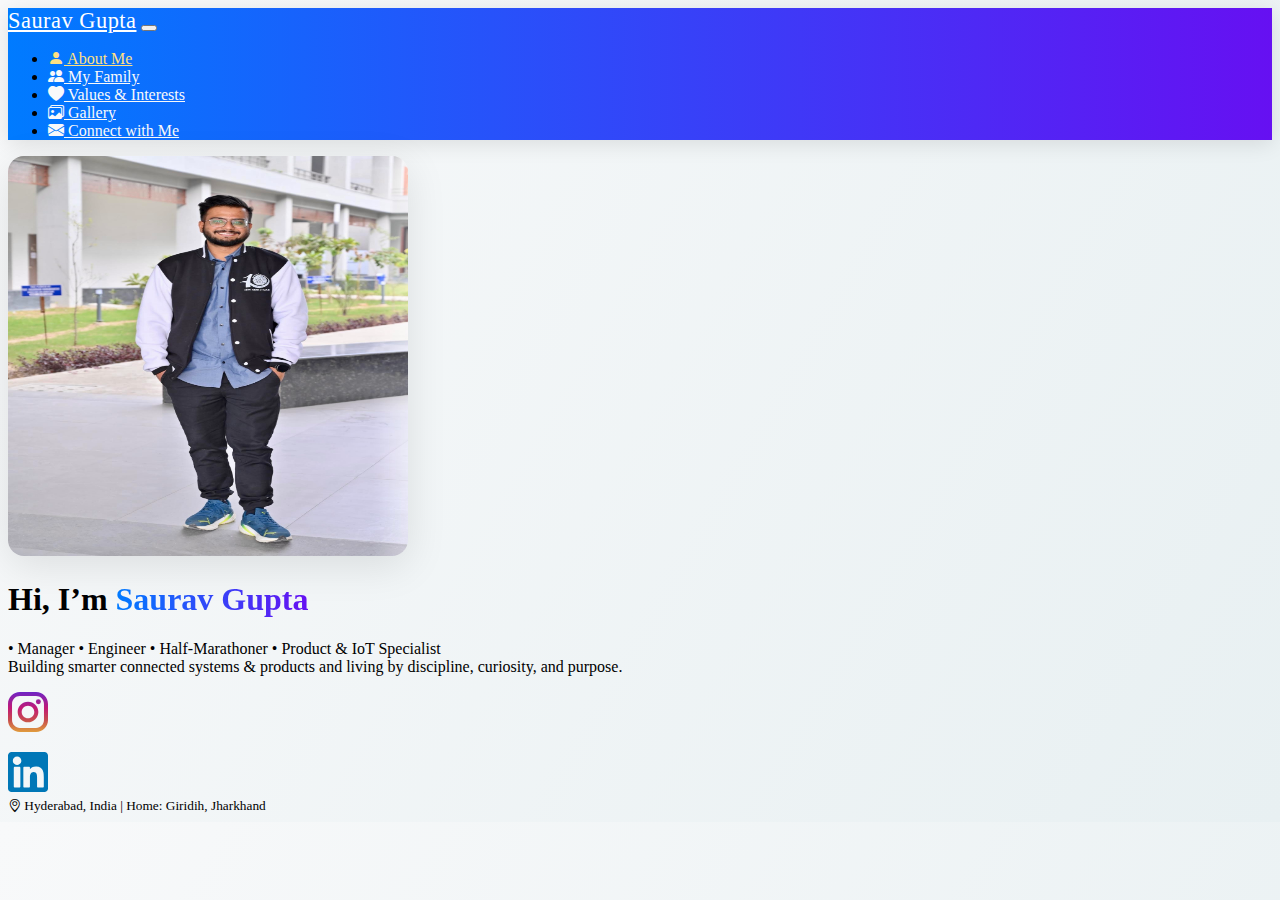
<file: index.html>
<!DOCTYPE html>
<html lang="en">
<head>
    <meta charset="UTF-8">
    <meta name="viewport" content="width=device-width, initial-scale=1.0">
    <title>Document</title>
    <link rel="stylesheet" href="./style.css">
    <link rel="stylesheet" href="https://cdn.jsdelivr.net/npm/bootstrap-icons@1.11.3/font/bootstrap-icons.css">
    <link href="https://cdn.jsdelivr.net/npm/bootstrap@5.3.8/dist/css/bootstrap.min.css" rel="stylesheet" integrity="sha384-sRIl4kxILFvY47J16cr9ZwB07vP4J8+LH7qKQnuqkuIAvNWLzeN8tE5YBujZqJLB" crossorigin="anonymous">
</head>
<body>
    <nav class="navbar navbar-expand-lg navbar-dark custom-navbar fixed-top">
  <div class="container">
    <a class="navbar-brand fw-bold" href="aboutme.html">Saurav Gupta</a>
    <button class="navbar-toggler" type="button" data-bs-toggle="collapse" data-bs-target="#navbarNav"
      aria-controls="navbarNav" aria-expanded="false" aria-label="Toggle navigation">
      <span class="navbar-toggler-icon"></span>
    </button>
    <div class="collapse navbar-collapse justify-content-end" id="navbarNav">
      <ul class="navbar-nav">
  <li class="nav-item">
    <a class="nav-link active" href="aboutme.html">
      <i class="bi bi-person-fill me-1"></i> About Me
    </a>
  </li>
  <li class="nav-item">
    <a class="nav-link" href="family.html">
      <i class="bi bi-people-fill me-1"></i> My Family
    </a>
  </li>
  <li class="nav-item">
    <a class="nav-link" href="Interest.html">
      <i class="bi bi-heart-fill me-1"></i> Values & Interests 
    </a>
  </li>
  <li class="nav-item">
    <a class="nav-link" href="Gallery.html">
      <i class="bi bi-images me-1"></i> Gallery
    </a>
  </li>
  <li class="nav-item">
    <a class="nav-link" href="connect.html">
      <i class="bi bi-envelope-fill me-1"></i> Connect with Me
    </a>
  </li>
</ul>
    </div>
  </div>
</nav>
<div class="container col-xxl-8 px-4 py-0 mt-5">
  <div class="row flex-lg-row-reverse align-items-center g-5 py-5">
    <div class="col-10 col-sm-8 col-lg-6">
      <img src="assets/images/IMG_0051.JPG" class="d-block mx-lg-auto img-fluid rounded shadow" alt="Saurav Gupta" width="400" height="400" loading="lazy">
    </div>
    <div class="col-lg-6">
      <h1 class="display-5 fw-bold text-body-emphasis lh-1 mb-3">
        Hi, I’m <span class="text-primary">Saurav Gupta</span>
      </h1>
      <p class="lead">
        • Manager • Engineer • Half-Marathoner • Product & IoT Specialist <br>
        Building smarter connected systems & products and living by discipline, curiosity, and purpose.
      </p>
      <div class="d-grid gap-2 d-md-flex justify-content-md-start">
        <a href="https://www.instagram.com/ys_saurav007?igsh=MTIzcTFnd253ZDc1Yw%3D%3D&utm_source=qr"><img src="assets/images/instagram-svgrepo-com.svg" alt="LinkedIn" width="40" height="40"></a>
        <p> </p>
        <a href="https://www.linkedin.com/in/saurav-gupta-b43b68146/"><img src="assets/images/linkedin-svgrepo-com.svg" alt="LinkedIn" width="40" height="40"></a>
      </div>
      <div class="mt-4">
        <small class="text-muted">
          <i class="bi bi-geo-alt"></i> Hyderabad, India | Home: Giridih, Jharkhand
        </small>
      </div>
    </div>
  </div>
</div>
<script src="https://cdn.jsdelivr.net/npm/bootstrap@5.3.8/dist/js/bootstrap.bundle.min.js" integrity="sha384-FKyoEForCGlyvwx9Hj09JcYn3nv7wiPVlz7YYwJrWVcXK/BmnVDxM+D2scQbITxI" crossorigin="anonymous"></script>
</body>
</html>
</file>
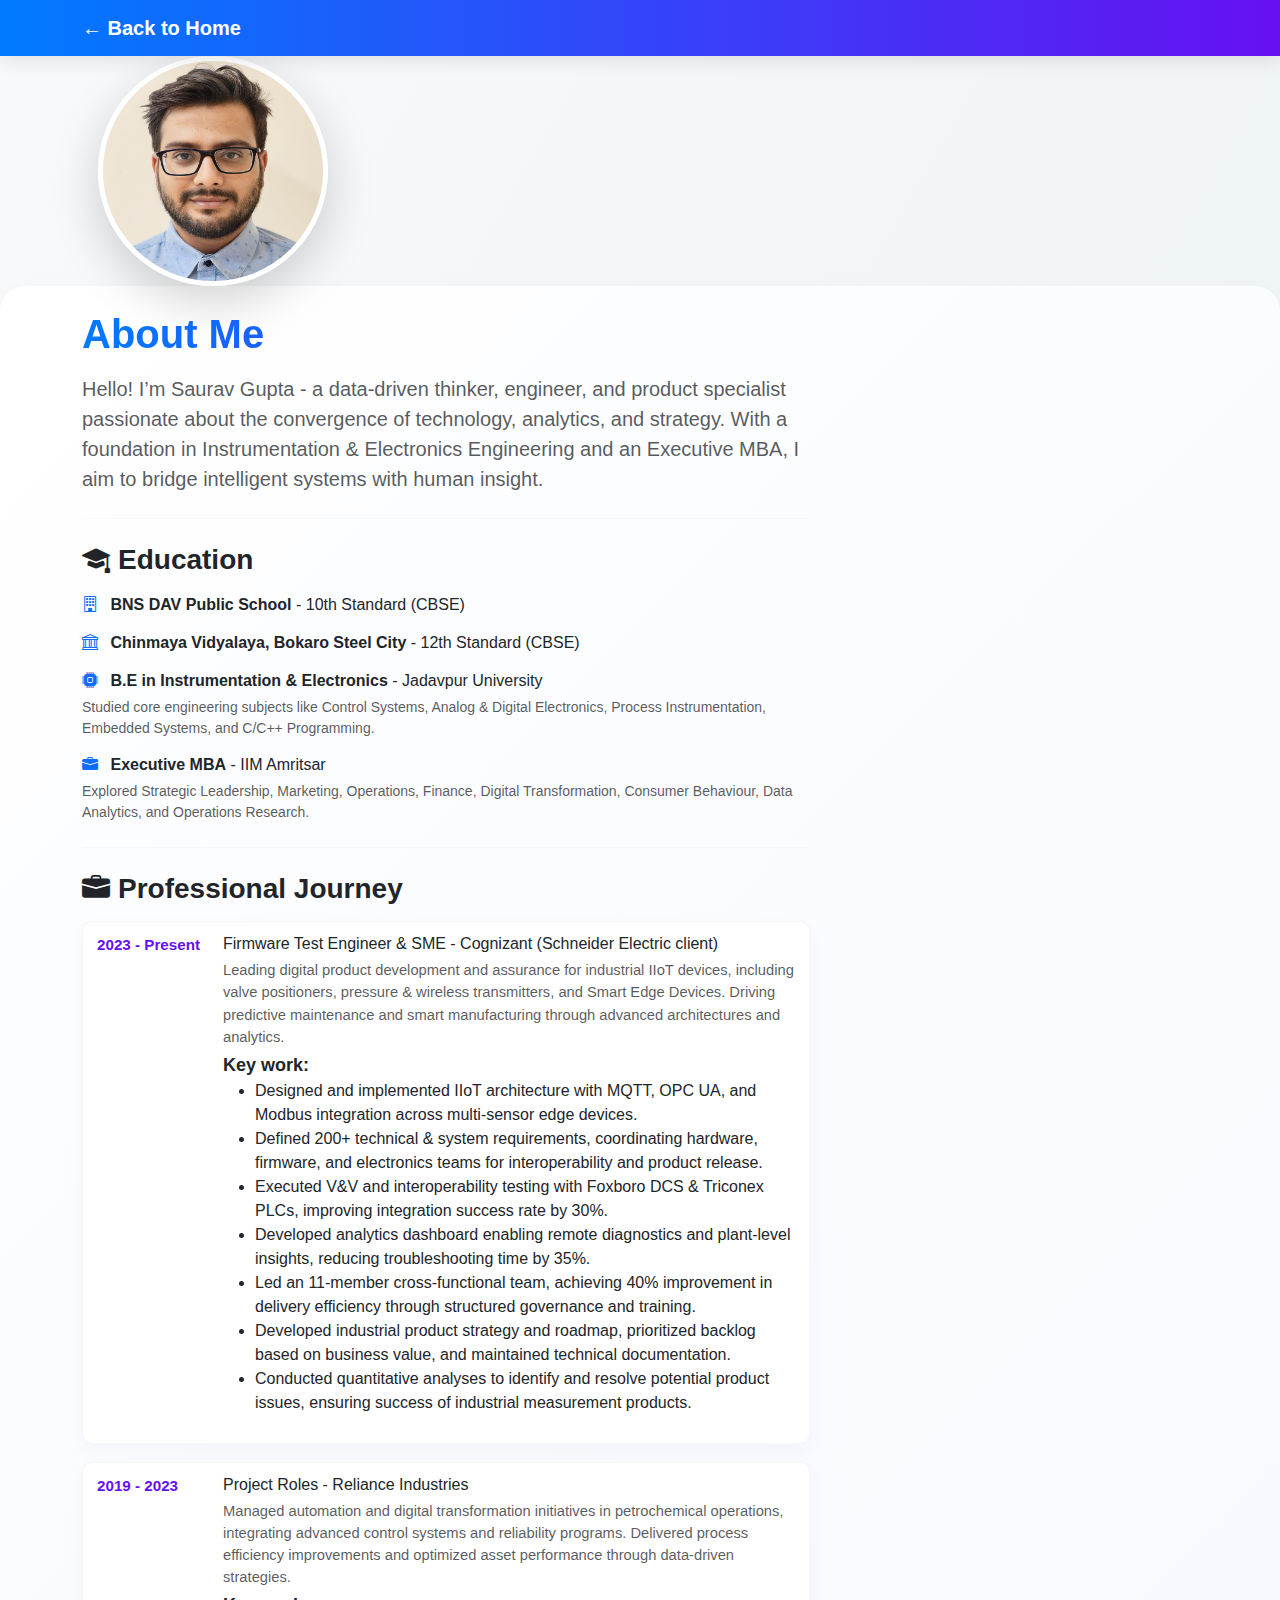
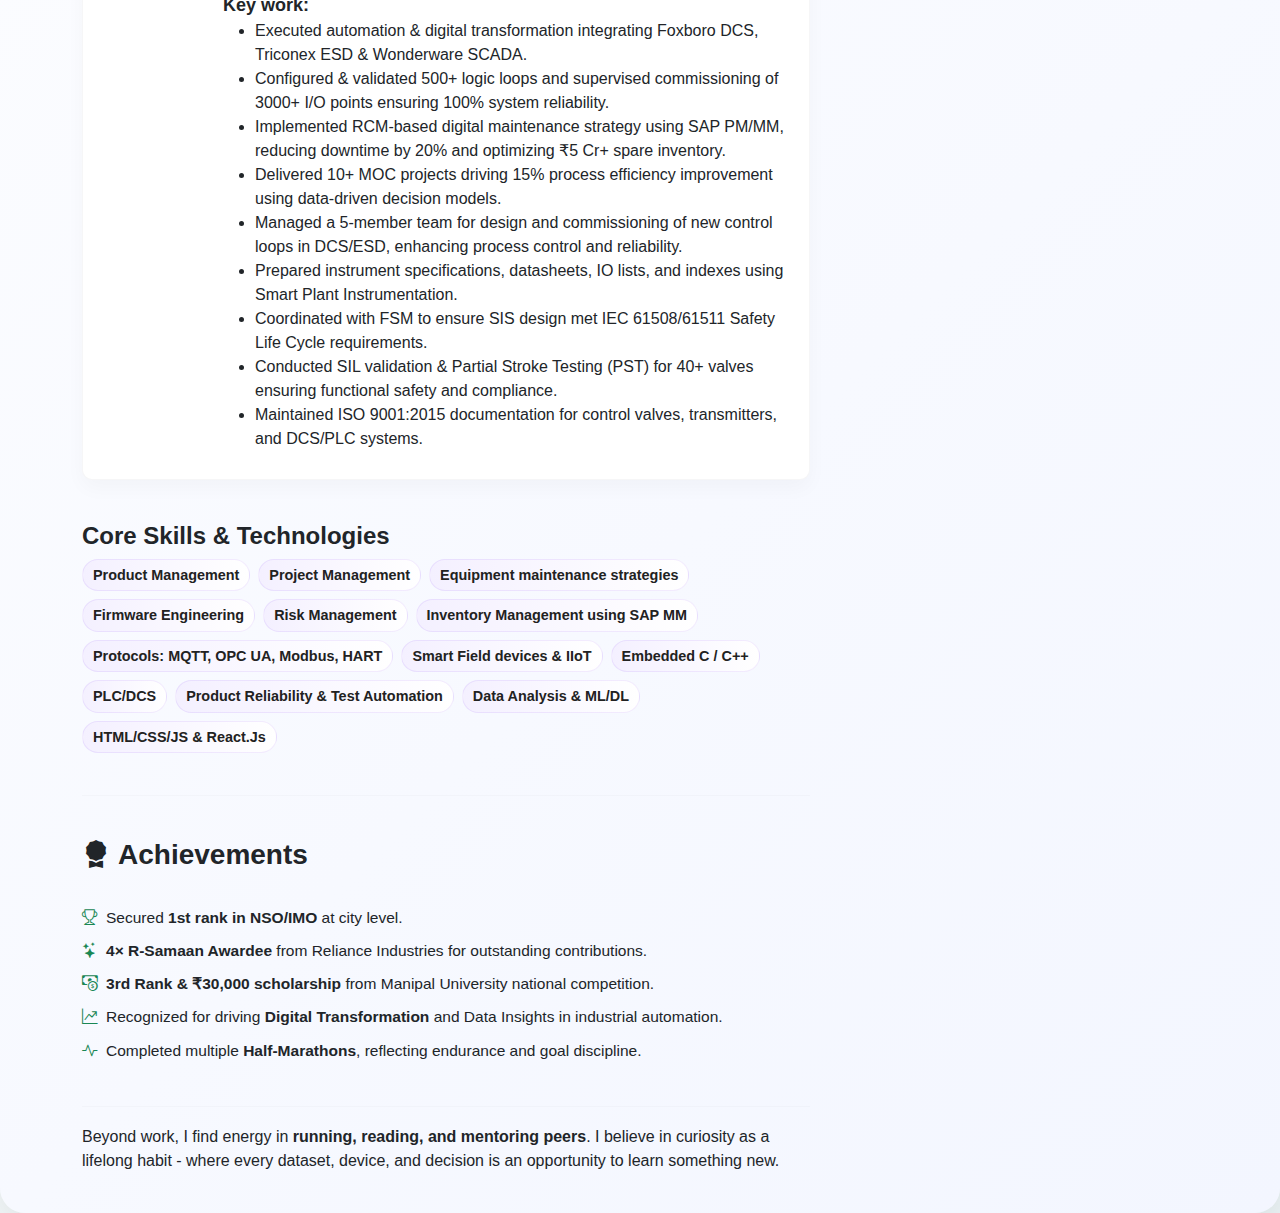
<file: aboutme.html>
<!DOCTYPE html>
<html lang="en">
<head>
  <meta charset="UTF-8" />
  <meta name="viewport" content="width=device-width, initial-scale=1.0" />
  <title>About Me - Saurav Gupta</title>
  <link href="https://cdn.jsdelivr.net/npm/bootstrap@5.3.3/dist/css/bootstrap.min.css" rel="stylesheet" />
  <link rel="stylesheet" href="https://cdn.jsdelivr.net/npm/bootstrap-icons@1.11.3/font/bootstrap-icons.css" />
  <link rel="stylesheet" href="global.css" />
  <link rel="stylesheet" href="aboutme.css" />
</head>
<body>
  <!-- Navbar placeholder -->
   <nav class="navbar navbar-dark custom-navbar">
    <div class="container">
      <a class="navbar-brand fw-bold" href="index.html">← Back to Home</a>
    </div>
  </nav>

   <!-- Profile Image -->
        <div class="col-md-4 text-center">
          <img src="assets/images/1680457185100.jpg" alt="Saurav Gupta" class="img-fluid rounded-circle shadow-lg about-photo" />
        </div>

  <!-- About Section -->
  <section class="about-section py-4" style="min-height:100vh; display:flex; align-items:center;">
    <div class="container">
      <div class="row align-items-center g-5">

        <!-- About Content -->
        <div class="col-md-8">
          <h1 class="fw-bold mb-3 text-gradient">About Me</h1>
          <p class="lead text-muted">
            Hello! I’m <strong>Saurav Gupta</strong> - a data-driven thinker, engineer, and product specialist passionate about the convergence of 
            technology, analytics, and strategy. With a foundation in <strong>Instrumentation & Electronics Engineering</strong> and an <strong>Executive MBA</strong>,
            I aim to bridge intelligent systems with human insight.
          </p>

          <hr class="my-4" />

          <!-- Education -->
          <h3 class="fw-semibold mb-3"><i class="bi bi-mortarboard-fill me-2"></i>Education</h3>

          <div class="education-list">
            <div class="edu-item">
              <i class="bi bi-building me-2 text-primary"></i>
              <strong>BNS DAV Public School</strong> - 10th Standard (CBSE)
            </div>
            <div class="edu-item">
              <i class="bi bi-bank me-2 text-primary"></i>
              <strong>Chinmaya Vidyalaya, Bokaro Steel City</strong> - 12th Standard (CBSE)
            </div>
            <div class="edu-item">
              <i class="bi bi-cpu-fill me-2 text-primary"></i>
              <strong>B.E in Instrumentation & Electronics</strong> - Jadavpur University
              <p class="small text-muted mb-1 mt-1">
                Studied core engineering subjects like Control Systems, Analog & Digital Electronics, Process Instrumentation, Embedded Systems, and C/C++ Programming.
              </p>
            </div>
            <div class="edu-item">
              <i class="bi bi-briefcase-fill me-2 text-primary"></i>
              <strong>Executive MBA</strong> - IIM Amritsar
              <p class="small text-muted mb-1 mt-1">
                Explored Strategic Leadership, Marketing, Operations, Finance, Digital Transformation, Consumer Behaviour, Data Analytics, and Operations Research.
              </p>
            </div>
          </div>

          <!-- Professional Journey -->
<hr class="my-4" />

<h3 class="fw-semibold mb-3"><i class="bi bi-briefcase-fill me-2"></i>Professional Journey</h3>

<div class="timeline">

  <!-- Most recent -->
  <div class="timeline-item">
    <div class="timeline-year">2023 - Present</div>
    <div class="timeline-body">
      <h4>Firmware Test Engineer & SME - Cognizant (Schneider Electric client)</h4>
      <p class="small text-muted mb-1">
        Leading digital product development and assurance for industrial IIoT devices, including valve positioners, pressure & wireless transmitters, and Smart Edge Devices. Driving predictive maintenance and smart manufacturing through advanced architectures and analytics.
      </p>
      <p class="small mb-0"><strong style="font-size: large;">Key work:
      </strong>
      <ul>
          <li>
            Designed and implemented IIoT architecture with MQTT, OPC UA, and Modbus integration across multi-sensor edge devices.
          </li>
          <li>Defined 200+ technical & system requirements, coordinating hardware, firmware, and electronics teams for interoperability and product release.</li>
         <li>
          Executed V&V and interoperability testing with Foxboro DCS & Triconex PLCs, improving integration success rate by 30%.
         </li>
         <li>
          Developed analytics dashboard enabling remote diagnostics and plant-level insights, reducing troubleshooting time by 35%.
         </li>
         <li>
          Led an 11-member cross-functional team, achieving 40% improvement in delivery efficiency through structured governance and training.
         </li>
         <li>
          Developed industrial product strategy and roadmap, prioritized backlog based on business value, and maintained technical documentation.
         </li>
         <li>
          Conducted quantitative analyses to identify and resolve potential product issues, ensuring success of industrial measurement products.
         </li>
        </ul>
    </p>
    </div>
  </div>

  <!-- previous -->
  <div class="timeline-item">
    <div class="timeline-year">2019 - 2023</div>
    <div class="timeline-body">
      <h4>Project Roles - Reliance Industries</h4>
      <p class="small text-muted mb-1">
        Managed automation and digital transformation initiatives in petrochemical operations, integrating advanced control systems and reliability programs. Delivered process efficiency improvements and optimized asset performance through data-driven strategies.
      </p>
      <p class="small mb-0"><strong style="font-size: large;">Key work:</strong> 
        <ul>
          <li>
            Executed automation & digital transformation integrating Foxboro DCS, Triconex ESD & Wonderware SCADA.
          </li>
          <li>
            Configured & validated 500+ logic loops and supervised commissioning of 3000+ I/O points ensuring 100% system reliability.
          </li>
          <li>
            Implemented RCM-based digital maintenance strategy using SAP PM/MM, reducing downtime by 20% and optimizing ₹5 Cr+ spare inventory.
          </li>
          <li>
            Delivered 10+ MOC projects driving 15% process efficiency improvement using data-driven decision models.
          </li>
          <li>
            Managed a 5-member team for design and commissioning of new control loops in DCS/ESD, enhancing process control and reliability.
          </li>
          <li>
            Prepared instrument specifications, datasheets, IO lists, and indexes using Smart Plant Instrumentation.
          </li>
          <li>
            Coordinated with FSM to ensure SIS design met IEC 61508/61511 Safety Life Cycle requirements.
          </li>
          <li>
            Conducted SIL validation & Partial Stroke Testing (PST) for 40+ valves ensuring functional safety and compliance.
          </li>
          <li>
            Maintained ISO 9001:2015 documentation for control valves, transmitters, and DCS/PLC systems.
          </li>
        </ul>
        </p>
    </div>
  </div>

<!-- Skills / Tech -->
  <div class="mt-4">
    <h4 class="fw-semibold">Core Skills & Technologies</h4>
    <div class="skill-badges mt-2">
      <span class="badge">Product Management</span>
      <span class="badge">Project Management</span>
      <span class="badge">Equipment maintenance strategies</span>
      <span class="badge">Firmware Engineering</span>
      <span class="badge">Risk Management</span>
      <span class="badge">Inventory Management using SAP MM</span>
      <span class="badge">Protocols: MQTT, OPC UA, Modbus, HART</span>
      <span class="badge">Smart Field devices & IIoT</span>
      <span class="badge">Embedded C / C++</span>
      <span class="badge">PLC/DCS</span>
      <span class="badge">Product Reliability & Test Automation</span>
      <span class="badge">Data Analysis & ML/DL</span>
      <span class="badge">HTML/CSS/JS & React.Js</span>
    </div>
  </div>

          <hr class="my-4" />

          <!-- Achievements -->
          <h3 class="fw-semibold mb-3"><i class="bi bi-award-fill me-2"></i>Achievements</h3>

          <ul class="achievements-list">
            <li><i class="bi bi-trophy me-2 text-success"></i>Secured <strong>1st rank in NSO/IMO</strong> at city level.</li>
            <li><i class="bi bi-stars me-2 text-success"></i><strong>4× R-Samaan Awardee</strong> from Reliance Industries for outstanding contributions.</li>
            <li><i class="bi bi-cash-coin me-2 text-success"></i><strong>3rd Rank & ₹30,000 scholarship</strong> from Manipal University national competition.</li>
            <li><i class="bi bi-graph-up-arrow me-2 text-success"></i>Recognized for driving <strong>Digital Transformation</strong> and Data Insights in industrial automation.</li>
            <li><i class="bi bi-activity me-2 text-success"></i>Completed multiple <strong>Half-Marathons</strong>, reflecting endurance and goal discipline.</li>
          </ul>

          <hr class="my-0" />

          <!-- Closing summary -->
          <p>
            Beyond work, I find energy in <strong>running, reading, and mentoring peers</strong>.  
            I believe in curiosity as a lifelong habit - where every dataset, device, and decision is an opportunity to learn something new.
          </p>
        </div>
      </div>
    </div>
  </section>

  <!-- JS to load navbar -->
  <script>
    fetch("navbar.html")
      .then(response => response.text())
      .then(data => {
        document.getElementById("navbar-placeholder").innerHTML = data;
      })
      .catch(error => console.error("Navbar load error:", error));
  </script>

  <script src="https://cdn.jsdelivr.net/npm/bootstrap@5.3.3/dist/js/bootstrap.bundle.min.js"></script>
</body>
</html>
</file>
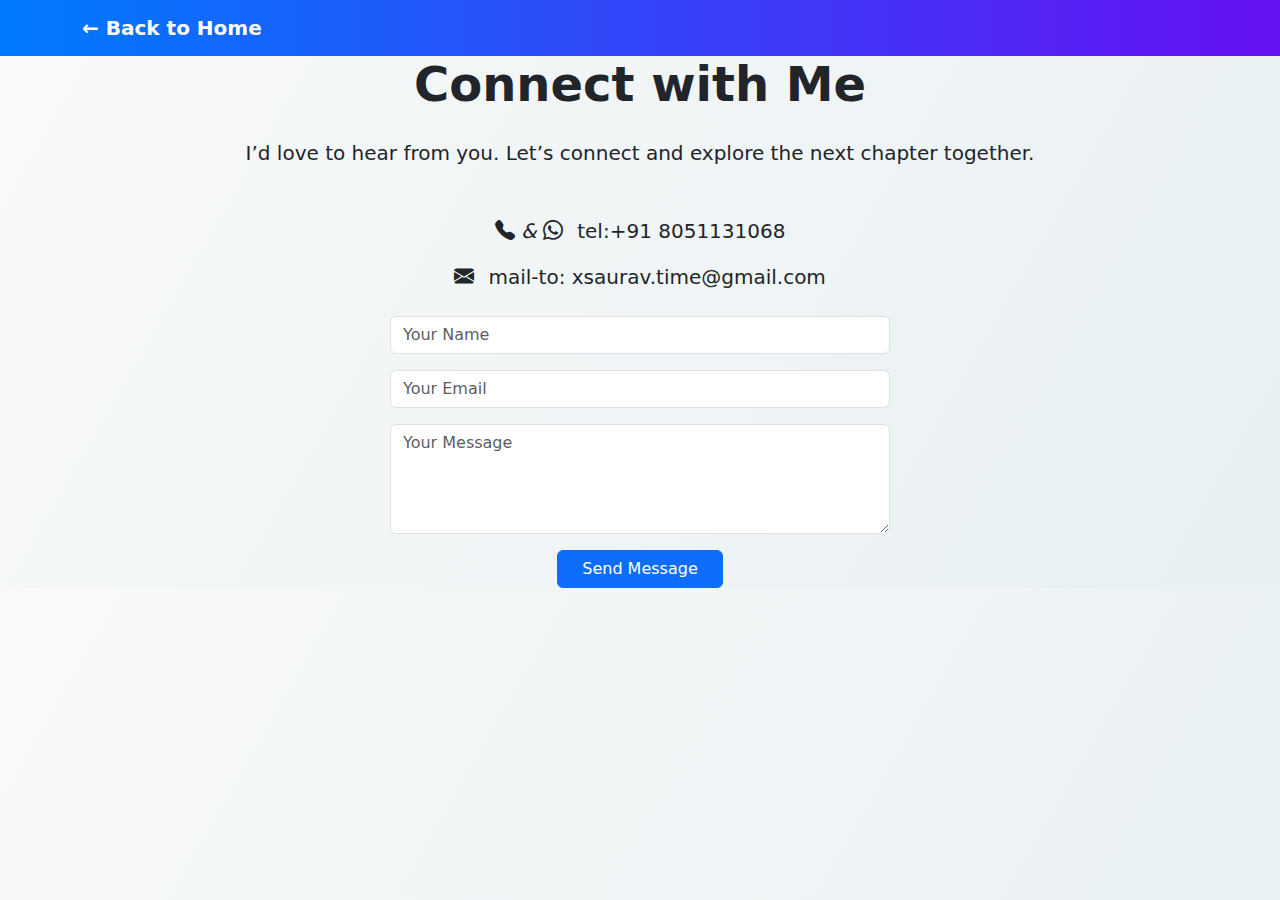
<file: connect.html>
<!DOCTYPE html>
<html lang="en">
<head>
  <meta charset="UTF-8">
  <meta name="viewport" content="width=device-width, initial-scale=1.0">
  <title>Connect with Me - Saurav Gupta</title>
  <link href="https://cdn.jsdelivr.net/npm/bootstrap@5.3.3/dist/css/bootstrap.min.css" rel="stylesheet">
  <link rel="stylesheet" href="https://cdn.jsdelivr.net/npm/bootstrap-icons@1.11.3/font/bootstrap-icons.css">
  <link rel="stylesheet" href="connect.css">
</head>
<body>
  <nav class="navbar navbar-dark custom-navbar">
    <div class="container">
      <a class="navbar-brand fw-bold" href="index.html">← Back to Home</a>
    </div>
  </nav>

  <section class="contact-section text-center">
    <div class="container">
      <h1 class="display-5 fw-bold mb-4">Connect with Me</h1>
      <p class="lead mb-5">I’d love to hear from you. Let’s connect and explore the next chapter together.</p>

      
<div class="mb-4">
        <p class="fs-5">
          <i class="bi bi-telephone-fill me-2"> & <i class="bi bi-whatsapp"></i></i>
          tel:+91 8051131068</a>
        </p>
        <p class="fs-5">
          <i class="bi bi-envelope-fill me-2"></i>
          mail-to: xsaurav.time@gmail.com</a>
        </p>
      </div>


      <form class="contact-form mx-auto" style="max-width:500px;">
        <div class="mb-3">
          <input type="text" class="form-control" placeholder="Your Name" required>
        </div>
        <div class="mb-3">
          <input type="email" class="form-control" placeholder="Your Email" required>
        </div>
        <div class="mb-3">
          <textarea class="form-control" rows="4" placeholder="Your Message" required></textarea>
        </div>
        <button type="submit" class="btn btn-primary px-4">Send Message</button>
      </form>
    </div>
  </section>
</body>
</html>
</file>
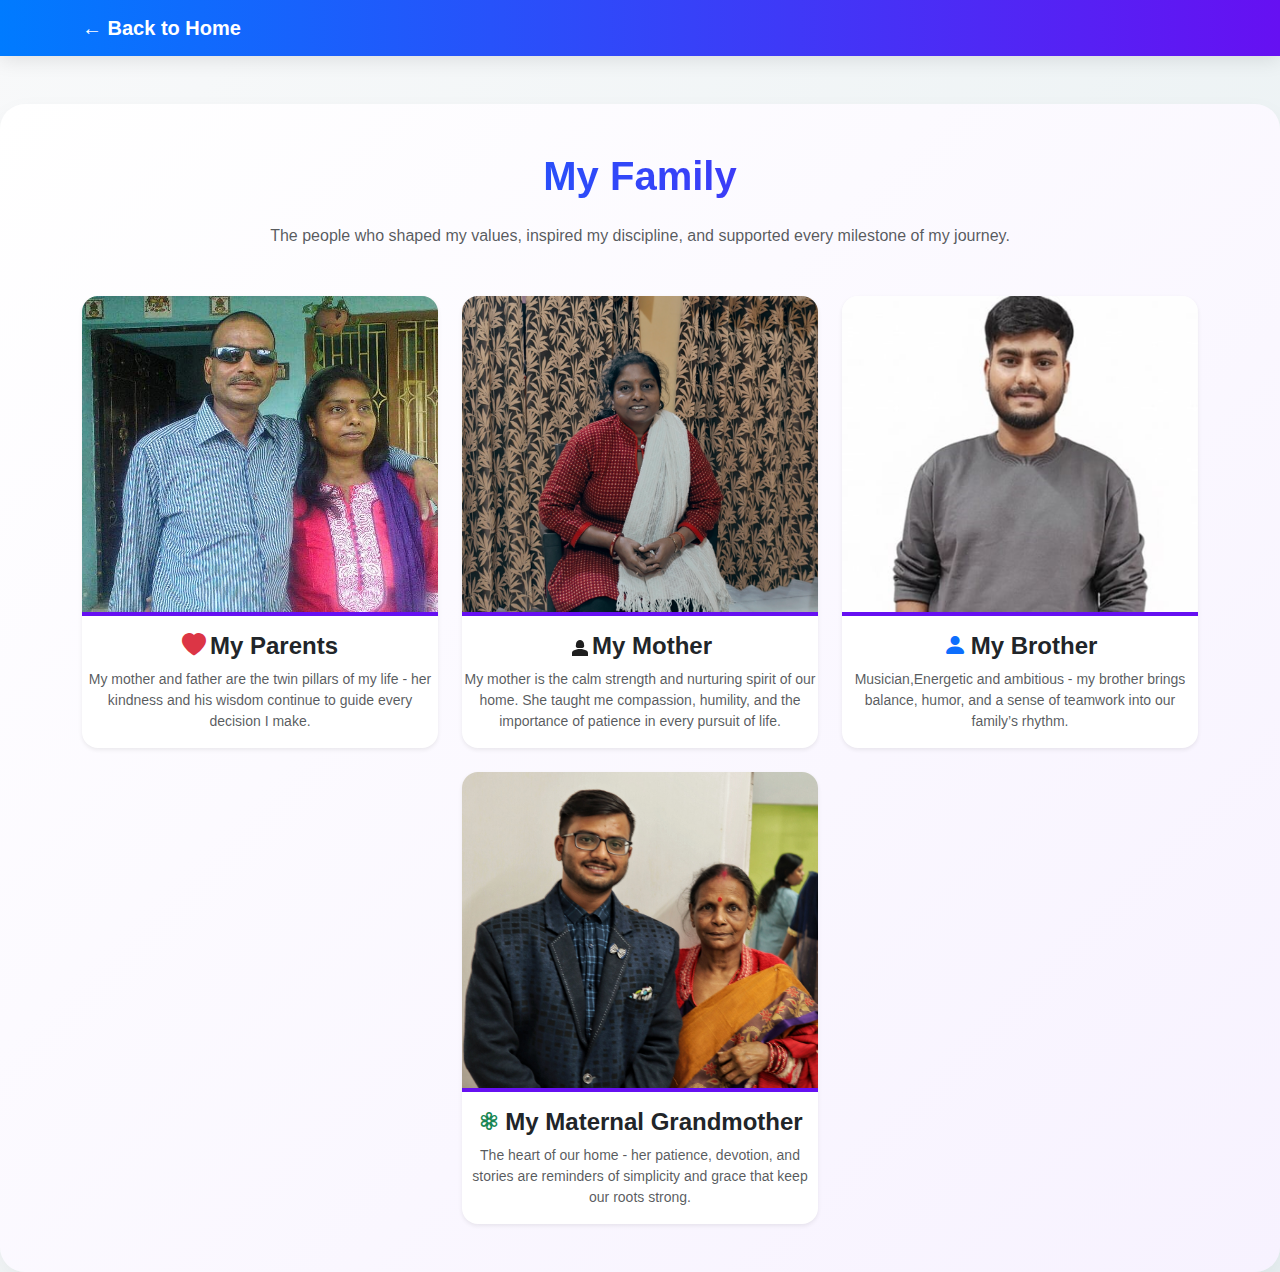
<file: family.html>
<!DOCTYPE html>
<html lang="en">
<head>
  <meta charset="UTF-8" />
  <meta name="viewport" content="width=device-width, initial-scale=1.0" />
  <title>My Family - Saurav Gupta</title>

  <!-- Bootstrap & Icons -->
  <link href="https://cdn.jsdelivr.net/npm/bootstrap@5.3.3/dist/css/bootstrap.min.css" rel="stylesheet" />
  <link rel="stylesheet" href="https://cdn.jsdelivr.net/npm/bootstrap-icons@1.11.3/font/bootstrap-icons.css" />

  <!-- Custom styles -->
  <link rel="stylesheet" href="global.css" />
  <link rel="stylesheet" href="family.css" />
</head>
<body>

  <nav class="navbar navbar-dark custom-navbar">
    <div class="container">
      <a class="navbar-brand fw-bold" href="index.html">← Back to Home</a>
    </div>
  </nav>

  <!-- Family Section -->
  <section class="family-section py-5 mt-5">
    <div class="container text-center">
      <h1 class="fw-bold mb-4 text-gradient">My Family</h1>
      <p class="text-muted mb-5">The people who shaped my values, inspired my discipline, and supported every milestone of my journey.</p>

      <div class="row justify-content-center g-4">

        <!-- Parents -->
        <div class="col-12 col-md-6 col-lg-4">
          <div class="family-card shadow-sm">
            
            <img src="assets/images/FB_IMG_1686505365023-01.jpeg" alt="Parents" class="family-photo">
            <div class="card-body">
              <h4 class="fw-semibold mt-3"><i class="bi bi-heart-fill text-danger me-1"></i>My Parents</h4>
              <p class="text-muted small">
                My mother and father are the twin pillars of my life - her kindness and his wisdom continue to guide every decision I make.
              </p>
            </div>
          </div>
        </div>

         <!-- Mother -->
        <div class="col-12 col-md-6 col-lg-4">
          <div class="family-card shadow-sm">
            <img src="assets/images/mother.png" alt="Brother" class="family-photo">
            <div class="card-body">
              <h4 class="fw-semibold mt-3"><i><svg xmlns="http://www.w3.org/2000/svg" enable-background="new 0 0 24 24" height="24px" viewBox="0 0 24 24" width="24px" fill="#1f1f1f"><g><rect fill="none" height="24" width="24"/></g><g><g><path d="M18.39,14.56C16.71,13.7,14.53,13,12,13c-2.53,0-4.71,0.7-6.39,1.56C4.61,15.07,4,16.1,4,17.22V20h16v-2.78 C20,16.1,19.39,15.07,18.39,14.56z"/><path d="M9.78,12h4.44c1.21,0,2.14-1.06,1.98-2.26l-0.32-2.45C15.57,5.39,13.92,4,12,4S8.43,5.39,8.12,7.29L7.8,9.74 C7.64,10.94,8.57,12,9.78,12z"/></g></g></svg></i>My Mother</h4>
              <p class="text-muted small">
                My mother is the calm strength and nurturing spirit of our home.  
          She taught me compassion, humility, and the importance of patience in every pursuit of life.
              </p>
            </div>
          </div>
        </div>

        

        <!-- Brother -->
        <div class="col-12 col-md-6 col-lg-4">
          <div class="family-card shadow-sm">
            
            <img src="assets/images/b1.png" alt="Brother" class="family-photo">
            <div class="card-body">
              <h4 class="fw-semibold mt-3"><i class="bi bi-person-fill text-primary me-1"></i>My Brother</h4>
              <p class="text-muted small">
                Musician,Energetic and ambitious - my brother brings balance, humor, and a sense of teamwork into our family’s rhythm.
              </p>
            </div>
          </div>
        </div>

        <!-- Maternal Grandmother -->
        <div class="col-12 col-md-6 col-lg-4">
          <div class="family-card shadow-sm">
            
            <img src="assets/images/20211127202753_IMG_2400-01.jpeg" alt="Maternal Grandmother" class="family-photo">
            <div class="card-body">
              <h4 class="fw-semibold mt-3"><i class="bi bi-flower3 text-success me-1"></i>My Maternal Grandmother</h4>
              <p class="text-muted small">
                The heart of our home - her patience, devotion, and stories are reminders of simplicity and grace that keep our roots strong.
              </p>
            </div>
          </div>
        </div>

      </div>
    </div>
  </section>

  <!-- JS to load navbar -->
  <script>
    fetch("navbar.html")
      .then(response => response.text())
      .then(data => {
        document.getElementById("navbar-placeholder").innerHTML = data;
      })
      .catch(error => console.error("Navbar load error:", error));
  </script>

  <script src="https://cdn.jsdelivr.net/npm/bootstrap@5.3.3/dist/js/bootstrap.bundle.min.js"></script>
</body>
</html>
</file>
<file: style.css>
body {
  background: linear-gradient(120deg, #f8f9fa, #e8f0f2);
}

h1 span.text-primary {
  background: linear-gradient(90deg, #007bff, #6610f2);
  -webkit-background-clip: text;
  -webkit-text-fill-color: transparent;
}

img.rounded.shadow {
  border-radius: 16px;
  box-shadow: 0 10px 40px rgba(0,0,0,0.1);
}
.custom-navbar {
  background: linear-gradient(90deg, #007bff, #6610f2);
  box-shadow: 0 4px 20px rgba(0, 0, 0, 0.1);
}

.navbar-brand {
  color: #fff !important;
  font-size: 1.4rem;
  letter-spacing: 0.5px;
}

.navbar-nav .nav-link {
  color: #f8f9fa !important;
  font-weight: 500;
  margin-right: 15px;
  transition: color 0.3s ease, transform 0.2s ease;
}

.navbar-nav .nav-link:hover {
  color: #ffd966 !important;
  transform: scale(1.05);
}

.navbar-nav .nav-link.active {
  color: #ffe082 !important;
}
</file>
<file: global.css>
body {
  font-family: 'Poppins', sans-serif;
  background: linear-gradient(120deg, #f8f9fa, #e8f0f2);
}

/* Navbar */
.custom-navbar {
  background: linear-gradient(90deg, #007bff, #6610f2);
  box-shadow: 0 4px 20px rgba(0, 0, 0, 0.1);
}

.text-gradient {
  background: linear-gradient(90deg, #007bff, #6610f2);
  -webkit-background-clip: text;
  -webkit-text-fill-color: transparent;
}

/* Link Cards */
.link-card .card {
  transition: transform 0.3s ease, box-shadow 0.3s ease;
  border-radius: 15px;
}

.link-card:hover .card {
  transform: translateY(-6px);
  box-shadow: 0 10px 25px rgba(0,0,0,0.15);
}
</file>
<file: aboutme.css>
.about-section {
  background: linear-gradient(135deg, #ffffff, #f3f6ff);
  border-radius: 25px;
  box-shadow: 0 10px 25px rgba(0,0,0,0.05);
  padding: 60px 0;
}

.about-photo {
  width: 230px;
  height: 230px;
  object-fit: cover;
  border-radius: 50%;
  border: 5px solid #fff;
  box-shadow: 0 8px 20px rgba(0,0,0,0.15);
}

.text-gradient {
  background: linear-gradient(90deg, #007bff, #6610f2);
  -webkit-background-clip: text;
  -webkit-text-fill-color: transparent;
}

.education-list .edu-item {
  margin-bottom: 14px;
  font-size: 1rem;
}

.achievements-list {
  list-style: none;
  padding-left: 0;
}

.achievements-list li {
  margin-bottom: 10px;
  font-size: 0.97rem;
}

hr {
  border-top: 1px solid rgba(0,0,0,0.08);
}

/* Responsive tweaks */
@media (max-width: 768px) {
  .about-photo {
    width: 180px;
    height: 180px;
  }
}

.custom-navbar {
  background: linear-gradient(90deg, #007bff, #6610f2);
}

/* Timeline */
.timeline { display:flex; flex-direction:column; gap:18px; margin-top:8px; }
.timeline-item { display:flex; gap:16px; align-items:flex-start; background: #fff; border-radius:10px; padding:12px 14px; border:1px solid rgba(16,24,40,0.04); box-shadow:0 8px 20px rgba(16,24,40,0.03); }
.timeline-year { min-width:110px; font-weight:700; color:#6610f2; font-size:0.95rem; }
.timeline-body h4 { margin:0 0 6px 0; font-size:1rem; }
.timeline-body p.small { margin:0 0 6px 0; font-size:0.92rem; }

/* Skill badges */
.skill-badges { display:flex; flex-wrap:wrap; gap:8px; margin-top:6px; }
.skill-badges .badge { background:linear-gradient(90deg,#f4f0ff,#fff); color:#222; border:1px solid rgba(102,16,242,0.08); padding:8px 10px; border-radius:999px; font-weight:600; font-size:0.9rem; }

/* Responsive */
@media (max-width:768px){
  .timeline-item { flex-direction:column; }
  .timeline-year { min-width:auto; }
}
</file>
<file: connect.css>
body {
  background: linear-gradient(120deg, #f8f9fa, #e8f0f2);
}

.custom-navbar {
  background: linear-gradient(90deg, #007bff, #6610f2);
}

.gallery-section {
  margin-top: 80px;
  padding: 60px 20px;
}
</file>
<file: family.css>
.family-section {
  background: linear-gradient(135deg, #ffffff, #f7f2ff);
  border-radius: 25px;
  box-shadow: 0 10px 25px rgba(0, 0, 0, 0.05);
  padding: 60px 0;
}

.family-card {
  background: #fff;
  border-radius: 16px;
  overflow: hidden;
  transition: transform 0.25s ease, box-shadow 0.25s ease;
}

.family-card:hover {
  transform: translateY(-8px);
  box-shadow: 0 14px 30px rgba(102, 16, 242, 0.1);
}

.family-photo {
  width: 100%;
  height: 320px;
  object-fit: cover;
  border-bottom: 4px solid #6610f2;
}

.text-gradient {
  background: linear-gradient(90deg, #007bff, #6610f2);
  -webkit-background-clip: text;
  -webkit-text-fill-color: transparent;
}

/* Responsive tweaks */
@media (max-width: 768px) {
  .family-photo {
    height: 250px;
  }
  .family-section {
    padding: 40px 0;
  }
}

.custom-navbar {
  background: linear-gradient(90deg, #007bff, #6610f2);
}
</file>
